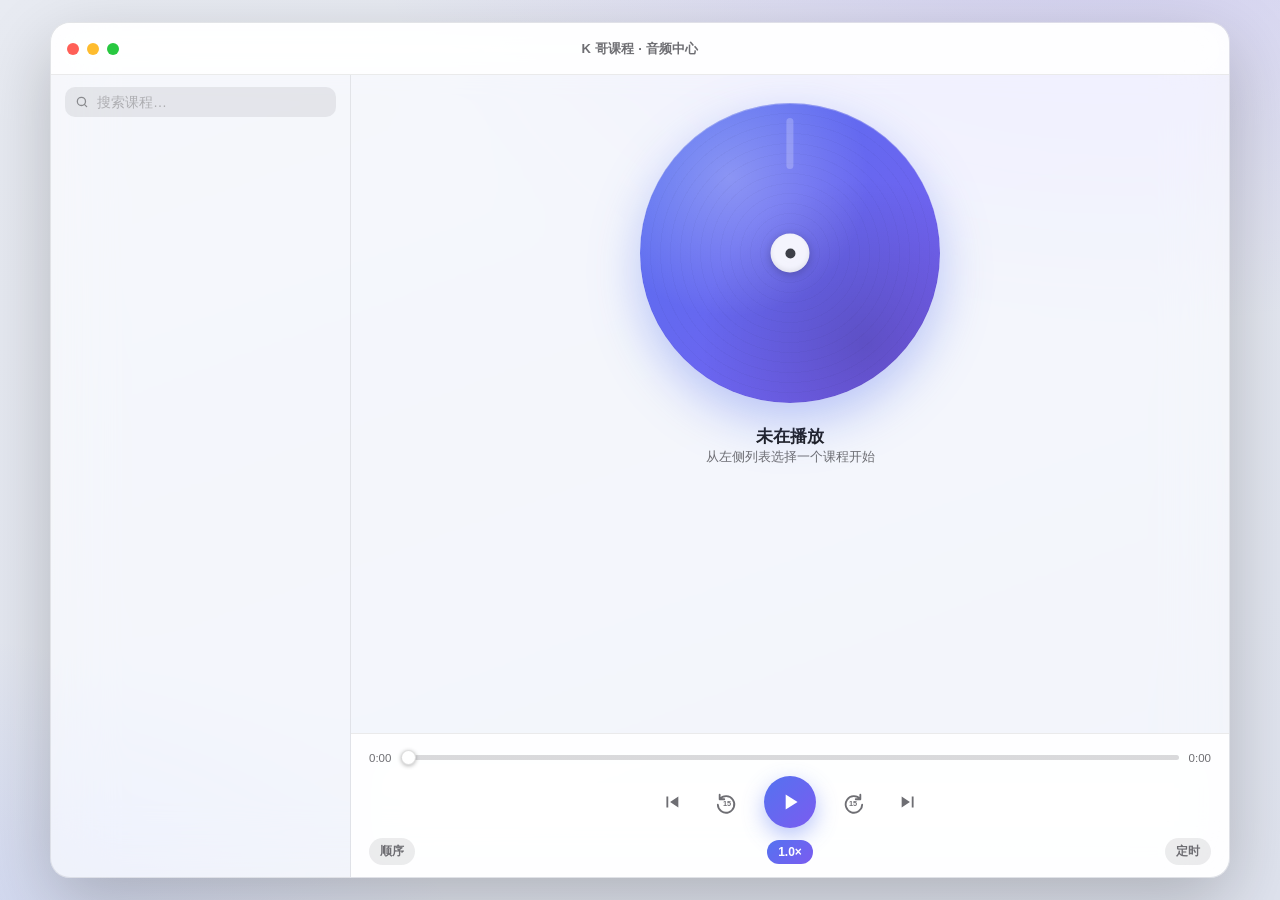
<file: index.html>
<!DOCTYPE html>
<html lang="zh-CN">
<head>
<meta charset="UTF-8">
<meta name="viewport" content="width=device-width, initial-scale=1.0, viewport-fit=cover">
<title>音频播放器</title>
<link rel="icon" href="data:image/svg+xml,%3Csvg xmlns='http://www.w3.org/2000/svg' viewBox='0 0 64 64'%3E%3Cdefs%3E%3ClinearGradient id='g' x1='0' y1='0' x2='1' y2='1'%3E%3Cstop offset='0' stop-color='%236a8dff'/%3E%3Cstop offset='1' stop-color='%23a26bff'/%3E%3C/linearGradient%3E%3C/defs%3E%3Crect width='64' height='64' rx='14' fill='url(%23g)'/%3E%3Cpath d='M32 14v22m0 0c0-5-4-9-9-9m9 9c0-5 4-9 9-9' stroke='white' stroke-width='4' stroke-linecap='round' fill='none'/%3E%3Cpath d='M20 42h24' stroke='white' stroke-width='4' stroke-linecap='round'/%3E%3C/svg%3E">

<link rel="stylesheet" href="static/css/style.css?v=1.0.0">
</head>
<body>
<div class="win">
  <div class="titlebar">
    <div class="lights">
      <div class="light close" data-g="✕"></div>
      <div class="light min" data-g="–"></div>
      <div class="light max" data-g="⤢"></div>
    </div>
    <div class="win-title" id="winTitle">K 哥课程 · 音频中心</div>
  </div>

  <div class="main">
    <!-- 桌面：列表在左 / 移动：列表在下（column-reverse） -->
    <div class="sidebar">
      <div class="search-wrap">
        <div class="search">
          <svg width="14" height="14" viewBox="0 0 24 24" fill="none"><circle cx="11" cy="11" r="7" stroke="currentColor" stroke-width="2.2"/><path d="M20 20l-4-4" stroke="currentColor" stroke-width="2.2" stroke-linecap="round"/></svg>
          <input id="q" type="search" placeholder="搜索课程…" autocomplete="off">
          <button class="clr" id="qclr" hidden>✕</button>
        </div>
      </div>
      <div class="playlist" id="list"></div>
    </div>

    <div class="content">
      <div class="content-scroll">
        <div class="stage">
          <div class="art-wrap">
            <div class="halo"></div>
            <div class="artwork">
              <div class="disc"></div>
              <div class="marker"></div>
              <div class="hub"></div>
            </div>
          </div>
          <div>
            <div class="now-title" id="nowTitle">未在播放</div>
            <div class="now-sub" id="nowSub">从左侧列表选择一个课程开始</div>
          </div>
        </div>
      </div>

      <div class="player">
        <div class="bar">
          <span id="tCur">0:00</span>
          <div class="slider"><input type="range" class="sl" id="seek" min="0" max="1000" value="0" step="1" aria-label="播放进度"></div>
          <span id="tDur">0:00</span>
        </div>
        <div class="ctrls">
          <button class="cbtn side" id="btnPrev" aria-label="上一首">
            <svg viewBox="0 0 24 24" fill="currentColor"><path d="M7 6h2v12H7zM20 6v12l-9-6z"/></svg>
          </button>
          <button class="cbtn side" id="btnBack15" aria-label="后退15秒">
            <svg viewBox="0 0 24 24" fill="none"><path d="M4 9V4m0 5h5M4 9a9 9 0 1 1-2 6" stroke="currentColor" stroke-width="2" stroke-linecap="round" stroke-linejoin="round"/><text x="12" y="16.5" font-size="8" font-weight="700" text-anchor="middle" fill="currentColor" font-family="sans-serif">15</text></svg>
          </button>
          <button class="cbtn main" id="btnPlay" aria-label="播放/暂停">
            <svg id="icPlay" viewBox="0 0 24 24" fill="currentColor"><path d="M8 5v14l11-7z"/></svg>
            <svg id="icPause" viewBox="0 0 24 24" fill="currentColor" style="display:none"><path d="M7 5h4v14H7zM13 5h4v14h-4z"/></svg>
          </button>
          <button class="cbtn side" id="btnFwd15" aria-label="前进15秒">
            <svg viewBox="0 0 24 24" fill="none"><path d="M20 9V4m0 5h-5M20 9a9 9 0 1 0 2 6" stroke="currentColor" stroke-width="2" stroke-linecap="round" stroke-linejoin="round"/><text x="12" y="16.5" font-size="8" font-weight="700" text-anchor="middle" fill="currentColor" font-family="sans-serif">15</text></svg>
          </button>
          <button class="cbtn side" id="btnNext" aria-label="下一首">
            <svg viewBox="0 0 24 24" fill="currentColor"><path d="M15 6h2v12h-2zM4 6l9 6-9 6z"/></svg>
          </button>
        </div>
        <div class="ctrls2">
          <button class="chip" id="btnMode" aria-label="播放模式">顺序</button>
          <button class="chip act" id="btnRate" aria-label="倍速">1.0×</button>
          <button class="chip" id="btnSleep" aria-label="定时关闭">定时</button>
        </div>
      </div>
    </div>
  </div>
</div>

<audio id="au" preload="metadata"></audio>
<div id="toast"></div>

<script src="static/js/app.js?v=1.0.0"></script>

</body>
</html>
</file>
<file: static/css/style.css>
:root{
  --bg1:#e8ebf2; --bg2:#dfe3ee;
  --glass:rgba(255,255,255,.62);
  --glass-strong:rgba(255,255,255,.82);
  --stroke:rgba(0,0,0,.08);
  --text:#1d1d1f; --text2:#6e6e73; --text3:#aeaeb2;
  --accent:#5472f0; --accent2:#7b5cf0;
  --grad:linear-gradient(135deg,#5472f0,#7b5cf0);
  --danger:#fa5151;
  --radius:16px;
  --nav-h:52px;
}
@media (prefers-color-scheme: dark){
  :root{
    --bg1:#16171d; --bg2:#101116;
    --glass:rgba(40,42,54,.60);
    --glass-strong:rgba(46,48,62,.85);
    --stroke:rgba(255,255,255,.09);
    --text:#f2f2f7; --text2:#a7aab3; --text3:#6b6e78;
  }
}
*{box-sizing:border-box;margin:0;padding:0;-webkit-tap-highlight-color:transparent}
html{height:100%}
body{
  height:100dvh;overflow:hidden;
  font-family:-apple-system,BlinkMacSystemFont,"SF Pro Text","PingFang SC","Segoe UI","Microsoft YaHei",sans-serif;
  color:var(--text);
  background:
    radial-gradient(1200px 700px at 85% -10%, rgba(123,92,240,.18), transparent 60%),
    radial-gradient(1000px 600px at -10% 110%, rgba(84,114,240,.16), transparent 60%),
    linear-gradient(160deg,var(--bg1),var(--bg2));
  user-select:none;
}
button{font-family:inherit;border:none;background:none;cursor:pointer;color:inherit}
input{font-family:inherit}

/* ---------- 窗口骨架（Mac 窗口） ---------- */
.win{
  position:fixed;inset:0;display:flex;flex-direction:column;
  max-width:1180px;margin:0 auto;
}
@media (min-width:900px){
  body{padding:22px 0}
  .win{
    position:relative;height:100%;
    background:var(--glass);
    backdrop-filter:blur(30px) saturate(1.6);
    -webkit-backdrop-filter:blur(30px) saturate(1.6);
    border:1px solid var(--stroke);
    border-radius:20px;
    box-shadow:0 24px 70px rgba(0,0,0,.22), inset 0 1px 0 rgba(255,255,255,.25);
    overflow:hidden;
  }
}

/* ---------- 标题栏 ---------- */
.titlebar{
  height:var(--nav-h);flex:0 0 auto;
  display:flex;align-items:center;gap:10px;padding:0 16px;
  border-bottom:1px solid var(--stroke);
  position:relative;
  background:var(--glass-strong);
  backdrop-filter:blur(20px);
}
.lights{display:flex;gap:8px;padding-right:6px}
.light{width:12px;height:12px;border-radius:50%;position:relative}
.light.close{background:#ff5f57}.light.min{background:#febc2e}.light.max{background:#28c840}
@media (hover:hover){.light:hover::after{
  content:attr(data-g);position:absolute;inset:0;display:flex;align-items:center;justify-content:center;
  font-size:9px;font-weight:700;color:rgba(0,0,0,.55)
}}
.win-title{
  position:absolute;left:50%;transform:translateX(-50%);
  font-size:13px;font-weight:600;color:var(--text2);letter-spacing:.2px;
  white-space:nowrap;overflow:hidden;text-overflow:ellipsis;max-width:46%;
}
@media (max-width:560px){.win-title{display:none}}

/* ---------- 主体两栏 ---------- */
.main{flex:1 1 auto;display:flex;min-height:0}
.sidebar{
  flex:0 0 300px;display:flex;flex-direction:column;min-height:0;
  border-right:1px solid var(--stroke);
}
.content{flex:1 1 auto;min-width:0;display:flex;flex-direction:column}

/* 搜索框 */
.search-wrap{padding:12px 14px;flex:0 0 auto}
.search{
  display:flex;align-items:center;gap:8px;
  background:rgba(120,120,128,.14);border-radius:10px;padding:7px 10px;
}
.search svg{flex:0 0 auto;opacity:.45}
.search input{
  flex:1;border:none;background:none;outline:none;font-size:14px;color:var(--text);
  min-width:0;
}
.search input::placeholder{color:var(--text3)}
.search .clr{font-size:15px;color:var(--text3);width:18px;height:18px;line-height:17px;text-align:center;border-radius:50%;flex:0 0 auto}
@media (hover:hover){.search .clr:hover{background:rgba(120,120,128,.25)}}

/* 播放列表 */
.playlist{flex:1 1 auto;overflow-y:auto;overscroll-behavior:contain;padding:0 8px 90px}
.playlist::-webkit-scrollbar{width:8px}
.playlist::-webkit-scrollbar-thumb{background:rgba(120,120,128,.35);border-radius:4px;border:2px solid transparent;background-clip:content-box}
/* 分组：可折叠容器。组体 grid-rows 1fr→0fr 丝滑高度动画（内容 min-height:0 才能收拢） */
.group{ }
.group-body{display:grid;grid-template-rows:1fr;transition:grid-template-rows .22s ease}
.group.folded .group-body{grid-template-rows:0fr}
.group-inner{min-height:0;overflow:hidden}
.group-title{
  display:flex;align-items:center;gap:6px;
  font-size:11.5px;font-weight:700;color:var(--text3);
  padding:10px;letter-spacing:.5px;text-transform:uppercase;
  position:sticky;top:0;cursor:pointer;user-select:none;
  line-height:1;
  background:linear-gradient(var(--bg2) 82%,transparent);
  border-radius:8px;
}
@media (hover:hover){.group-title:hover{color:var(--text2)}}
.group-title .gt-name{flex:1 1 auto;min-width:0;white-space:nowrap;overflow:hidden;text-overflow:ellipsis}
.group-title .gt-count{
  font-size:10px;font-weight:600;color:var(--text3);opacity:.75;
  background:rgba(120,120,128,.14);border-radius:999px;padding:2px 7px;
  font-variant-numeric:tabular-nums;flex:0 0 auto;
}
.group-title .gt-chev{width:12px;height:12px;flex:0 0 auto;opacity:.6;transition:transform .2s ease}
.group.folded .gt-chev{transform:rotate(-90deg)}
@media (min-width:900px){.group-title{background:linear-gradient(var(--glass) 82%,transparent)}}
.track{
  display:flex;align-items:center;gap:10px;
  padding:9px 10px;border-radius:10px;cursor:pointer;
  transition:background .12s;
}
.track:hover{background:rgba(120,120,128,.10)}
.track.playing{background:linear-gradient(135deg,rgba(84,114,240,.16),rgba(123,92,240,.16))}
.track .idx{
  flex:0 0 22px;font-size:12px;color:var(--text3);text-align:center;
  font-variant-numeric:tabular-nums;
}
.track .idx.eq{color:var(--accent);font-weight:700}
.track .meta{flex:1 1 auto;min-width:0}
.track .t-name{
  font-size:13.5px;line-height:1.35;overflow:hidden;text-overflow:ellipsis;white-space:nowrap;
}
.track.playing .t-name{color:var(--accent);font-weight:600}
.track .t-sub{font-size:11px;color:var(--text3);margin-top:1px}
.track .t-dur{
  flex:0 0 auto;display:flex;align-items:baseline;gap:3px;
  font-size:11.5px;color:var(--text3);
  font-variant-numeric:tabular-nums;white-space:nowrap;
}
.track .t-dur .t-pos{color:var(--accent);font-weight:600}
.track .t-dur .t-sep{opacity:.5}
.track .t-dur .t-total{color:var(--text2)}
.track.playing .t-dur .t-total{color:var(--accent)}

/* ---------- 内容区：唱片 + 歌词位 ---------- */
.content-scroll{flex:1 1 auto;overflow-y:auto;overscroll-behavior:contain}
.stage{
  flex:1 1 auto;display:flex;flex-direction:column;align-items:center;justify-content:center;
  padding:28px 24px 16px;gap:22px;min-height:0;
}
.artwork{
  width:min(300px,58vw);aspect-ratio:1;border-radius:50%;
  background:var(--grad);
  display:flex;align-items:center;justify-content:center;
  box-shadow:0 18px 50px rgba(84,114,240,.38), inset 0 1px 0 rgba(255,255,255,.3);
  position:relative;overflow:hidden;flex:0 0 auto;
}
.artwork::before{
  content:"";position:absolute;inset:0;
  background:
    radial-gradient(circle at 30% 25%, rgba(255,255,255,.28), transparent 45%),
    radial-gradient(circle at 75% 80%, rgba(0,0,0,.18), transparent 50%);
}
.artwork .disc{
  position:absolute;inset:0;border-radius:inherit;
  background:repeating-radial-gradient(circle at 50% 50%, transparent 0 9px, rgba(0,0,0,.045) 9px 10px);
  opacity:.6;
}
/* 圆形黑胶：中心轴点即可，大音符与 hub 叠放显乱 */
.artwork svg{display:none}
.art-wrap{position:relative;flex:0 0 auto;width:min(300px,58vw)}
.art-wrap .halo{
  position:absolute;inset:-14px;border-radius:50%;z-index:-1;
  background:radial-gradient(closest-side,rgba(123,92,240,.35),transparent);
  filter:blur(18px);opacity:0;transition:opacity .5s;
}
body.playing .art-wrap .halo{opacity:1}
@keyframes spin{to{transform:rotate(360deg)}}
body.playing .artwork{animation:spin 60s linear infinite}

/* 旋转标记：一条淡淡的光痕，让慢速旋转可感知 */
.artwork .marker{
  position:absolute;left:50%;top:5%;width:2.4%;height:17%;
  transform:translateX(-50%);border-radius:999px;
  background:rgba(255,255,255,.22);filter:blur(.6px);
}

/* 黑胶中心轴（不随唱片旋转视觉上更稳） */
.artwork .hub{
  position:absolute;left:50%;top:50%;width:13%;aspect-ratio:1;transform:translate(-50%,-50%);
  border-radius:50%;background:rgba(255,255,255,.92);z-index:2;
  box-shadow:0 2px 10px rgba(0,0,0,.22), inset 0 -2px 5px rgba(0,0,0,.08);
}
.artwork .hub::after{
  content:"";position:absolute;left:50%;top:50%;width:26%;aspect-ratio:1;
  transform:translate(-50%,-50%);border-radius:50%;
  background:rgba(30,32,40,.85);
}
body.playing .artwork svg{animation:none}

.now-title{
  font-size:17px;font-weight:700;text-align:center;max-width:560px;
  line-height:1.4;word-break:break-all;
}
.now-sub{font-size:12.5px;color:var(--text2);text-align:center;display:flex;gap:8px;align-items:center;flex-wrap:wrap;justify-content:center}

/* ---------- 播放器控制条 ---------- */
.player{
  flex:0 0 auto;border-top:1px solid var(--stroke);
  padding:12px 18px calc(12px + env(safe-area-inset-bottom));
  background:var(--glass-strong);
  backdrop-filter:blur(24px) saturate(1.5);
}
.bar{display:flex;align-items:center;gap:10px;font-size:11.5px;color:var(--text2);font-variant-numeric:tabular-nums}
.bar .slider{flex:1}
input[type=range].sl{
  -webkit-appearance:none;appearance:none;width:100%;height:22px;background:none;cursor:pointer;
}
input[type=range].sl::-webkit-slider-runnable-track{
  height:5px;border-radius:3px;
  background:linear-gradient(to right,var(--accent) var(--v,0%),rgba(120,120,128,.28) var(--v,0%));
}
input[type=range].sl::-webkit-slider-thumb{
  -webkit-appearance:none;width:15px;height:15px;border-radius:50%;
  background:#fff;border:.5px solid rgba(0,0,0,.12);
  box-shadow:0 1px 4px rgba(0,0,0,.3);
  margin-top:-5px;
}
input[type=range].sl::-moz-range-track{height:5px;border-radius:3px;background:rgba(120,120,128,.28)}
input[type=range].sl::-moz-range-progress{height:5px;border-radius:3px;background:var(--accent)}
input[type=range].sl::-moz-range-thumb{width:15px;height:15px;border-radius:50%;background:#fff;border:.5px solid rgba(0,0,0,.12);box-shadow:0 1px 4px rgba(0,0,0,.3)}

.ctrls{display:flex;align-items:center;justify-content:center;gap:18px;margin-top:6px}
.cbtn{
  flex:0 0 auto;
  width:38px;height:38px;border-radius:50%;display:flex;align-items:center;justify-content:center;
  color:var(--text);transition:background .15s,transform .1s;
}
@media (hover:hover){.cbtn:hover{background:rgba(120,120,128,.15)}}
.cbtn:active{transform:scale(.92)}
.cbtn.main{
  width:52px;height:52px;background:var(--grad);color:#fff;
  box-shadow:0 8px 22px rgba(84,114,240,.42);
}
.cbtn.main:active{transform:scale(.94)}
.cbtn.side{color:var(--text2)}
.cbtn.on{color:var(--accent)}
.cbtn svg{width:22px;height:22px}
/* ±15s 圆弧的几何最低点(23.85+1px描边)略超 24 viewBox，默认会被裁平；
   放开绘制边界，其余图标内容均在框内不受影响 */
.cbtn svg{overflow:visible}
.cbtn.main svg{width:26px;height:26px}

.ctrls2{display:flex;align-items:center;justify-content:space-between;margin-top:10px;gap:10px}
.chip{
  display:inline-flex;align-items:center;gap:5px;
  font-size:12px;font-weight:600;color:var(--text2);
  background:rgba(120,120,128,.14);border-radius:999px;padding:5px 11px;
  font-variant-numeric:tabular-nums;flex:0 0 auto;
}
@media (hover:hover){.chip:hover{background:rgba(120,120,128,.22)}}
.chip.act{color:#fff;background:var(--grad)}

/* 倍速弹层 */
.pop{
  position:fixed;z-index:60;
  background:var(--glass-strong);backdrop-filter:blur(26px) saturate(1.5);
  border:1px solid var(--stroke);border-radius:14px;
  box-shadow:0 18px 50px rgba(0,0,0,.28);
  padding:10px;min-width:230px;
}
.pop .p-title{font-size:11px;font-weight:700;color:var(--text3);letter-spacing:.5px;padding:2px 8px 8px;display:flex;justify-content:space-between}
.pop .p-title b{color:var(--accent);font-variant-numeric:tabular-nums}
.preset-grid{display:grid;grid-template-columns:repeat(5,1fr);gap:6px;padding:0 2px 8px}
.pbtn{
  font-size:12px;font-weight:600;color:var(--text2);
  background:rgba(120,120,128,.14);border-radius:8px;padding:6px 0;
  font-variant-numeric:tabular-nums;transition:background .12s;
}
.pbtn:hover{background:rgba(120,120,128,.24)}
.pbtn.on{color:#fff;background:var(--grad)}
.fine{
  display:flex;align-items:center;gap:10px;padding:4px 8px 2px;
}
.fine button{
  width:34px;height:30px;border-radius:8px;background:rgba(120,120,128,.14);
  font-size:15px;font-weight:700;color:var(--text2);flex:0 0 auto;
}
.fine button:hover{background:rgba(120,120,128,.24)}
.fine .fval{
  flex:1;text-align:center;font-size:15px;font-weight:700;color:var(--accent);
  font-variant-numeric:tabular-nums;
}
.pop .hint{font-size:10.5px;color:var(--text3);padding:6px 8px 0;text-align:center}

/* 定时弹层：预设 3 列 + 自定义分钟输入 */
.sleep-grid{grid-template-columns:repeat(3,1fr)}
.sleep-pop .fine{gap:8px}
.sleep-pop .fine .custom-min{
  flex:1;min-width:0;border:none;outline:none;
  background:rgba(120,120,128,.14);border-radius:8px;
  padding:6px 10px;font-size:13px;color:var(--text);
  font-variant-numeric:tabular-nums;
}
.sleep-pop .fine .custom-min:focus{background:rgba(120,120,128,.22)}
.sleep-pop .fine #sleepGo{
  width:auto;padding:6px 14px;font-size:12.5px;font-weight:600;
  color:#fff;background:var(--grad);border-radius:8px;flex:0 0 auto;
}

/* toast */
#toast{
  position:fixed;left:50%;bottom:calc(110px + env(safe-area-inset-bottom));transform:translateX(-50%) translateY(16px);
  background:rgba(30,30,36,.88);color:#fff;font-size:12.5px;padding:8px 16px;border-radius:999px;
  opacity:0;pointer-events:none;transition:all .25s;z-index:99;backdrop-filter:blur(10px);
  max-width:80vw;white-space:nowrap;overflow:hidden;text-overflow:ellipsis;
}
#toast.show{opacity:1;transform:translateX(-50%) translateY(0)}

/* 空态 */
.empty{
  position:absolute;inset:0;display:flex;flex-direction:column;align-items:center;justify-content:center;gap:10px;
  color:var(--text3);font-size:13px;padding:20px;text-align:center;
}
.spin{width:26px;height:26px;border:3px solid rgba(120,120,128,.25);border-top-color:var(--accent);border-radius:50%;animation:spin 1s linear infinite}

/* ---------- 移动端：整页滚动（播放器在上、列表在下，一起滚）+ 滚过后顶部吸附迷你条 ---------- */
@media (max-width:899px){
  .win{position:static;height:auto;min-height:100dvh}
  /* 整页滚动后文档高达数千 px：body 若保留斜向渐变+radial 晕会随文档拉成长色带、
     晕圈落进列表区，观感"套了几层渐变"。移动端改纯色底，氛围晕收进播放器区局部 */
  body{height:auto;min-height:100dvh;overflow-y:auto;overflow-x:hidden;-webkit-overflow-scrolling:touch;background:var(--bg1)}
  .content{
    background:
      radial-gradient(120% 60% at 85% -10%, rgba(123,92,240,.16), transparent 60%),
      radial-gradient(120% 50% at -10% 110%, rgba(84,114,240,.14), transparent 60%);
  }
  /* 分组头遮罩与玻璃窗/迷你条同一语言（--glass-strong），不再用异色的 bg2 渐变条 */
  .group-title{background:linear-gradient(var(--glass-strong) 82%,transparent)}
  .main{flex-direction:column-reverse}
  .sidebar{
    flex:1 1 auto;border-right:none;border-top:1px solid var(--stroke);
    min-height:60dvh;
  }
  /* 关键：移动端列表不再是独立滚动容器。
     残留的 overflow-y:auto + overscroll-behavior:contain 会吃掉触摸手势且禁止
     滚动链传导（表现为按在列表上滑不动页面），整页滚动时必须放行为普通块 */
  .playlist{overflow:visible;overscroll-behavior:auto;padding-bottom:40px}
  .content{flex:0 0 auto;border-bottom:none}
  .content-scroll{overflow:visible}
  .stage{overflow:visible;padding:16px;gap:14px}   /* 上下对称；字幕已在文档流内自撑高度 */
  .artwork{width:min(210px,48vw)}
  .art-wrap{width:min(210px,48vw)}
  .now-title{font-size:15px}
  .player{padding:10px 14px calc(10px + env(safe-area-inset-bottom))}
  .ctrls{gap:14px;margin-top:2px}
  .cbtn{width:36px;height:36px}
  .cbtn.main{width:46px;height:46px}
  .ctrls2{margin-top:6px}
  .track{padding:8px 8px}
  .titlebar{padding:0 12px}
  .lights{gap:7px}
  .light{width:11px;height:11px}
  .playlist{padding-bottom:40px}
}
@media (max-width:899px){
  /* 迷你吸附条：默认藏在屏幕上方外，滚过播放器后滑入 */
  .mini-bar{
    position:fixed;top:0;left:0;right:0;z-index:60;
    display:flex;align-items:center;gap:8px;
    padding:8px 10px calc(8px);
    padding-top:calc(8px + env(safe-area-inset-top));
    background:var(--glass-strong);
    backdrop-filter:blur(24px) saturate(1.6);
    -webkit-backdrop-filter:blur(24px) saturate(1.6);
    border-bottom:1px solid var(--stroke);
    transform:translateY(-110%);
    transition:transform .22s ease;
    will-change:transform;
  }
  .mini-bar.show{transform:translateY(0)}
  .mini-bar .cbtn{width:32px;height:32px;flex:0 0 auto}
  .mini-bar .cbtn.main{width:38px;height:38px}
  .mb-info{flex:1 1 auto;min-width:0;display:flex;flex-direction:column;gap:1px;line-height:1.25;cursor:pointer}
  .mb-title{font-size:12px;font-weight:600;color:var(--text);white-space:nowrap;overflow:hidden;text-overflow:ellipsis}
  .mb-sub{font-size:11px;color:var(--text3);white-space:nowrap;overflow:hidden;text-overflow:ellipsis}
  .mini-bar.tall .mb-title{font-size:11px}
  .mini-bar .mb-search{flex:0 0 auto;width:34%;min-width:86px;padding:5px 8px;background:rgba(120,120,128,.14)}
  .mini-bar .mb-search input{font-size:13px}
  .mini-bar .chip{padding:5px 8px;font-size:11.5px;flex:0 0 auto}
}
@media (min-width:900px){
  .mini-bar{display:none}
}
@media (prefers-reduced-motion:reduce){
  *,*::before,*::after{animation-duration:.01ms!important;transition-duration:.01ms!important}
  /* 唱片旋转是持续装饰动画，压到 0.01ms 会表现为每秒数万圈的疯狂旋转 —— 排除之 */
  .artwork{animation-duration:60s!important}
}


/* ---------- 字幕 ---------- */
#subTrack { display: none; }
video::cue, audio::cue {
  background: rgba(20,20,26,.82);
  color: #fff;
  font-family: inherit;
}
@media (max-width:899px){
  .ctrls2 .chip{padding:5px 9px;font-size:11.5px}
}

/* ---------- 台词行（<audio> 不渲染 cue，自绘悬浮层：不参与布局流，开关字幕零位移） ---------- */
.stage{position:relative}
.now-meta{position:relative}
.sub-line{
  position:absolute;top:100%;left:50%;transform:translateX(-50%);
  margin-top:4px;
  /* 视口基准：父容器 .now-meta 在桌面 flex 列里是收缩宽(fit-content)，
     百分比宽度会塌缩成 ~200px 导致一句话拆成多行 */
  width:min(640px, 86vw);
  max-height:4.7em;
  text-align:center;
  font-size:14.5px;line-height:1.7;
  color:var(--text2);
  word-break:break-word;
  overflow-y:auto;
  overscroll-behavior:contain;
  pointer-events:auto;
  user-select:text;
  padding:0 6px;
}
.sub-line::-webkit-scrollbar{width:5px}
.sub-line::-webkit-scrollbar-thumb{background:rgba(120,120,128,.35);border-radius:3px}
@media (max-width:899px){
  /* 移动端：字幕回归文档流——两行完整展示不被遮挡；隐藏时 display:none 高度归零无空白 */
  .sub-line{
    position:static;transform:none;margin-top:4px;
    width:100%;max-height:none;
    font-size:13px;
    overflow:visible;
  }
}
</file>
